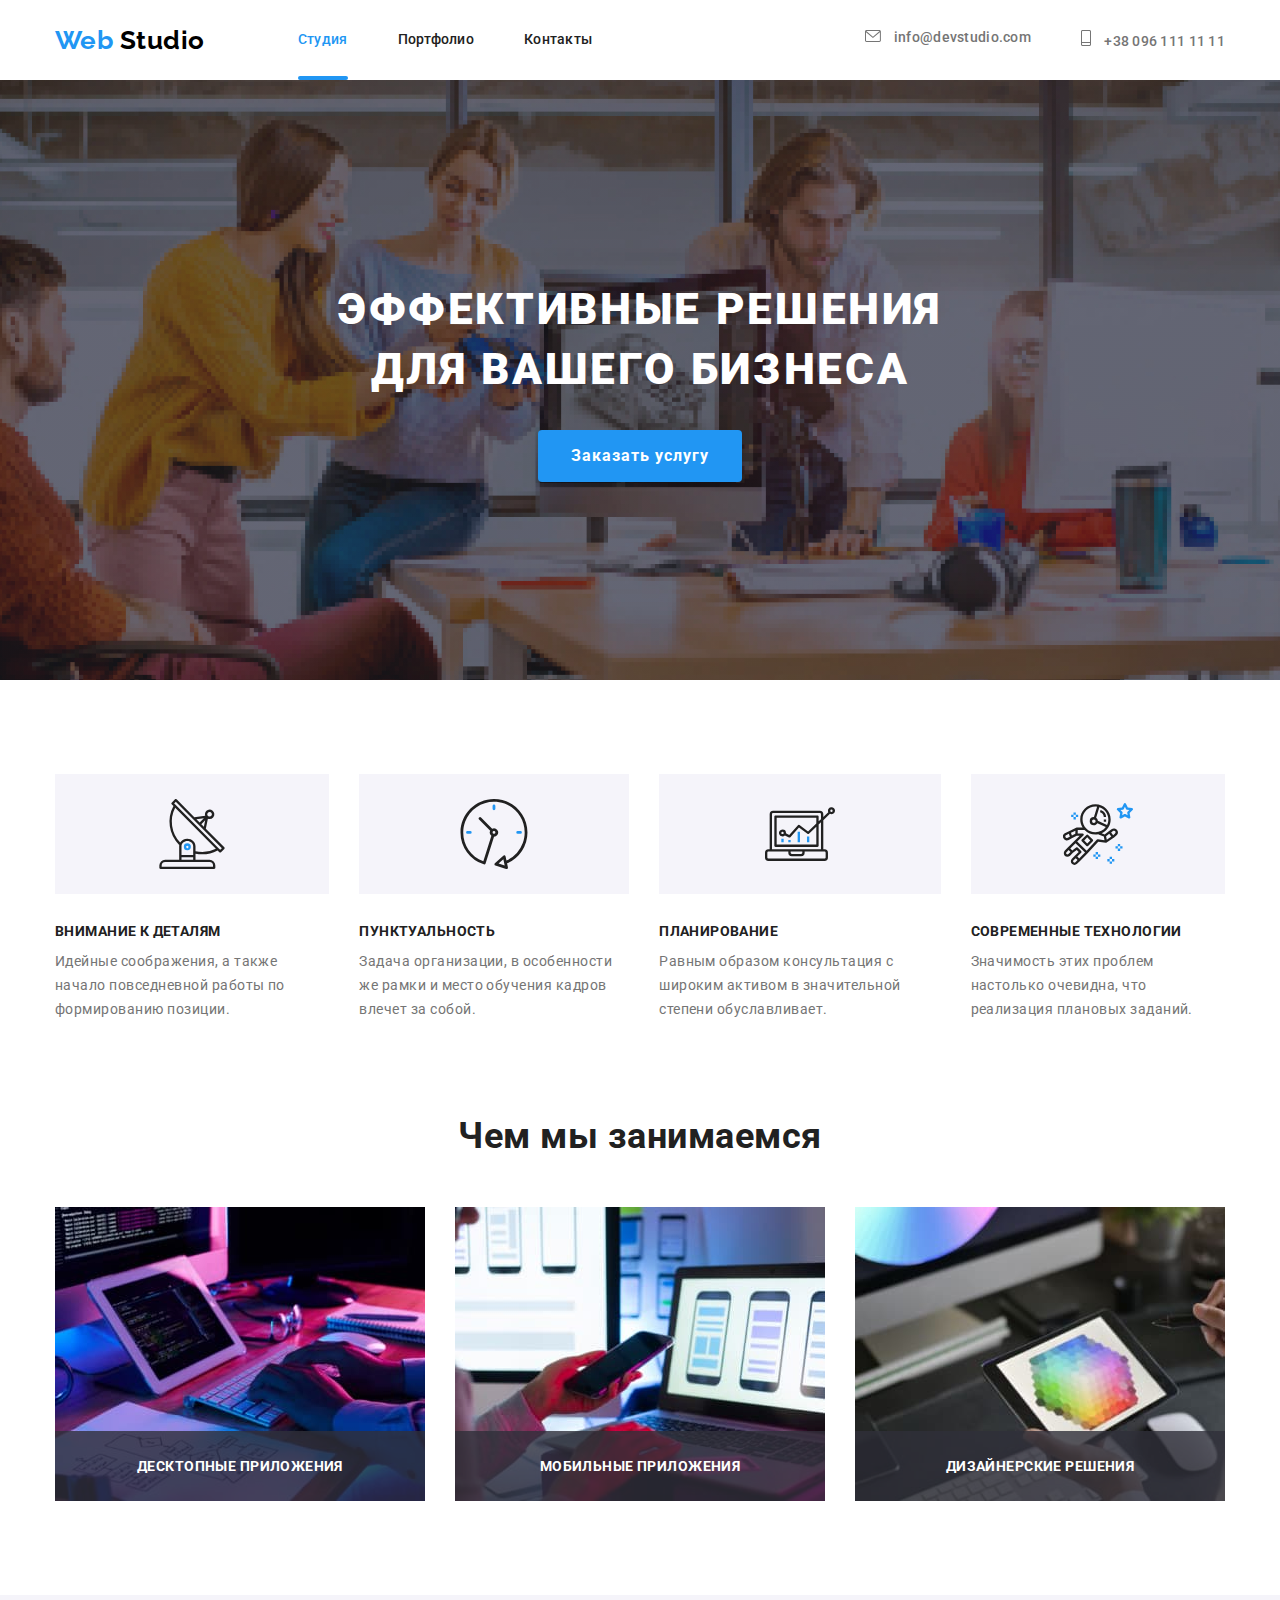
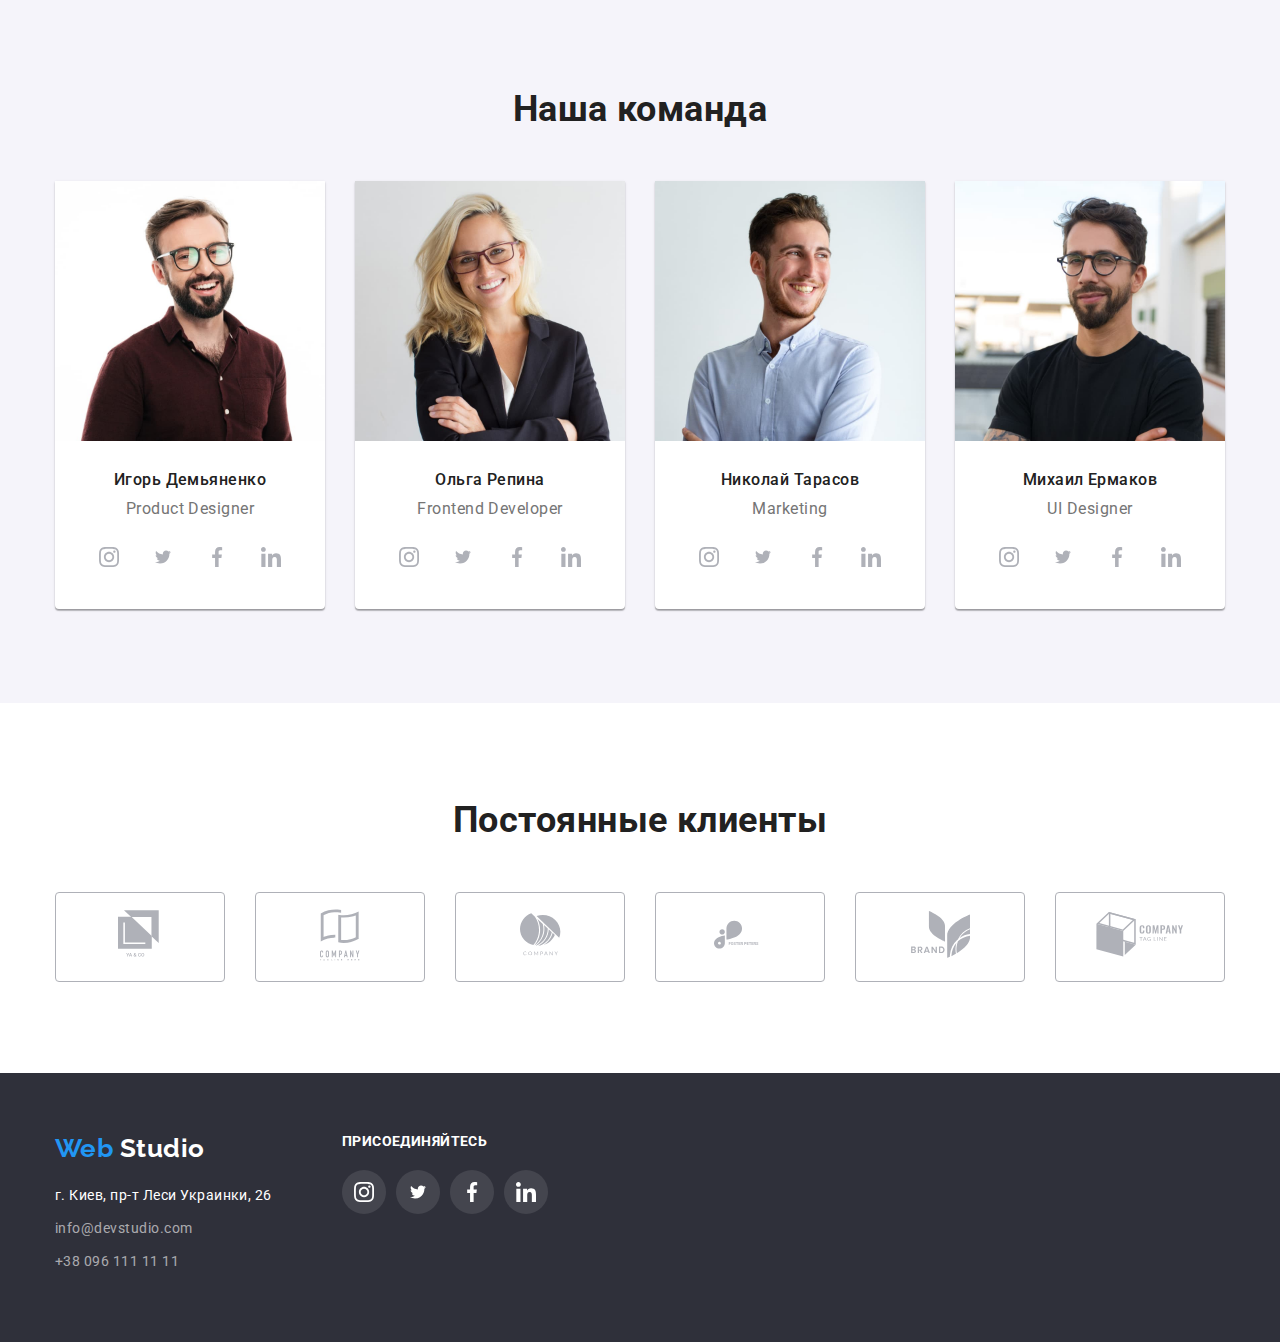
<file: index.html>
<!DOCTYPE html>
<html lang="ru">
  <head>
    <meta charset="UTF-8" />
    <meta name="viewport" content="width=device-width, initial-scale=1.0" />
    <title>Document</title>
    <link href="https://fonts.googleapis.com/css2?family=Raleway:wght@700&family=Roboto:wght@400;500;700;900&display=swap"
      rel="stylesheet">
    <link rel="stylesheet" href="https://cdnjs.cloudflare.com/ajax/libs/modern-normalize/1.0.0/modern-normalize.min.css" />
    <link rel="stylesheet" href="./CSS/styles.CSS">
  </head>
  <body class="page">
    <header class="header">
      <div class="header-container">
        <nav class="nav">
          <a href="./index.html "class="logo-header"> <span class="logo-top">Web</span> Studio</a>
          <ul class="site-nav">
            <li class="item"><a href="./index.html" class="nav-link current">Студия</a></li>
            <li class="item"><a href="./portfolio.html" class="nav-link">Портфолио</a></li>
            <li class="item"><a href="#contacts" class="nav-link">Контакты</a></li>
          </ul>
        </nav>
        <ul class="contact-link">
          <li class="item">            
            <a
             href="mailto:info@devstudio.com" class="link">
              <svg class="icon-header" width="16" height="12">
                <use href="./images/sprite.svg#icon-envelope">
                </use>
              </svg>
              info@devstudio.com
            </a>
          </li>
          <li class="item">
            <a href="tel:+380961111111" class="link">
            <svg class="icon-header" width="10" height="16">
              <use href="./images/sprite.svg#icon-Vector">
              </use>
            </svg>
              +38 096 111 11 11</a>
            </li>
        </ul>
      </div>
    </header>
    <main>
      <section class="hero">
        <div class="overlay">
          <h1 class="hero-title">Эффективные решения<br/>
           для вашего бизнеса
          </h1>
          <div>
          <button class="hero-button" data-modal-open>Заказать услугу</button>
        </div>
      </section>

      <section class="section-advantages">
        <div class="container">
          <ul class="feature-list">
            <li class="list icon-antenna">
              <h3 class="advantages">Внимание к деталям</h3>
              <p class="description">
                Идейные соображения, а также начало повседневной работы по
                формированию позиции.
              </p>
            </li>
            <li class="list icon-clock">
              <h3 class="advantages">Пунктуальность</h3>
              <p class="description">
                Задача организации, в особенности же рамки и место обучения кадров
                влечет за собой.
              </p>
            </li>
            <li class="list icon-diagram">
              <h3 class="advantages">Планирование</h3>
              <p class="description">
                Равным образом консультация с широким активом в значительной
                степени обуславливает.
              </p>
            </li>
            <li class="list icon-astronaut">
              <h3 class="advantages">Современные технологии</h3>
              <p class="description">
                Значимость этих проблем настолько очевидна, что реализация
                плановых заданий.
              </p>
            </li>
          </ul>
        </div>
      </section>
      <section class="what-we-do">
        <div class="container">
          <h2 class="our-work">Чем мы занимаемся</h2>
          <ul class="what-we-do-list">
            <li class="do-list">
              <h3 class="do-list-title">Десктопные приложения</h3>
              <img src="images/box1.jpg" alt="" width="370" height="294" />
            </li>
            <li class="do-list">
              <h3 class="do-list-title">Мобильные приложения</h3>
              <img src="images/box2.jpg" alt="" width="370" height="294" />
            </li>
            <li class="do-list">
              <h3 class="do-list-title">Дизайнерские решения</h3>
              <img src="images/box3.jpg" alt="" width="370" height="294" />
            </li>
          </ul>
        </div>
      </section>
      <section class="section">
        <div class="container">
          <h2 class="our-team">Наша команда</h2>
          <ul class="team-list">
            <li class="list-item">
              <img src="images/img1.jpg" alt="" width="270" />
              <h2 class="name">Игорь Демьяненко</h2>
              <p lang="en" class="occupation">Product Designer</p>
              <ul class="social-links">
                <li class="social-link"><a class="icon-link instagram" href="https://www.instagram.com/" target="_blank"
                    rel="noopener noreferrer Nofollow">
                    <svg class="social-icon instagram-icon">
                      <use href='./images/sprite.svg#icon-instagram' />
                    </svg></a></li>
                <li class="social-link"><a class="icon-link twitter" href="https://www.twitter.com/" target="_blank"
                    rel="noopener noreferrer Nofollow">
                    <svg class="social-icon twitter-icon">
                      <use href='./images/sprite.svg#icon-twitter' />
                    </svg>
                  </a></li>
                <li class="social-link"><a class="icon-link facebook" href="https://www.facebook.com/" target="_blank"
                    rel="noopener noreferrer Nofollow">
                    <svg class="social-icon facebook-icon">
                      <use href='./images/sprite.svg#icon-facebook' />
                    </svg>
                  </a></li>
                <li class="social-link"><a class="icon-link linkedin" href="https://www.linkedin.com/" target="_blank"
                    rel="noopener noreferrer Nofollow">
                    <svg class="social-icon linkedin-icon">
                      <use href='./images/sprite.svg#icon-linkedin' />
                    </svg>
                  </a></li>
              </ul>
              
            </li>
            <li class="list-item">
              <img src="images/img2.jpg" alt="" width="270" />
              <h2 class="name">Ольга Репина</h2>
              <p lang="en" class="occupation">Frontend Developer</p>
              <ul class="social-links">
                <li class="social-link"><a class="icon-link instagram" href="https://www.instagram.com/" target="_blank"
                    rel="noopener noreferrer Nofollow">
                    <svg class="social-icon instagram-icon">
                      <use href='./images/sprite.svg#icon-instagram' />
                    </svg></a></li>
                <li class="social-link"><a class="icon-link twitter" href="https://www.twitter.com/" target="_blank"
                    rel="noopener noreferrer Nofollow">
                    <svg class="social-icon twitter-icon">
                      <use href='./images/sprite.svg#icon-twitter' />
                    </svg>
                  </a></li>
                <li class="social-link"><a class="icon-link facebook" href="https://www.facebook.com/" target="_blank"
                    rel="noopener noreferrer Nofollow">
                    <svg class="social-icon facebook-icon">
                      <use href='./images/sprite.svg#icon-facebook' />
                    </svg>
                  </a></li>
                <li class="social-link"><a class="icon-link linkedin" href="https://www.linkedin.com/" target="_blank"
                    rel="noopener noreferrer Nofollow">
                    <svg class="social-icon linkedin-icon">
                      <use href='./images/sprite.svg#icon-linkedin' />
                    </svg>
                  </a></li>
              </ul>
            </li>
            <li class="list-item">
              <img src="images/img3.jpg" alt="" width="270" />
              <h2 class="name">Николай Тарасов</h2>
              <p lang="en" class="occupation" >Marketing</p>
              <ul class="social-links">
                <li class="social-link"><a class="icon-link instagram" href="https://www.instagram.com/" target="_blank"
                    rel="noopener noreferrer Nofollow">
                    <svg class="social-icon instagram-icon">
                      <use href='./images/sprite.svg#icon-instagram' />
                    </svg></a></li>
                <li class="social-link"><a class="icon-link twitter" href="https://www.twitter.com/" target="_blank"
                    rel="noopener noreferrer Nofollow">
                    <svg class="social-icon twitter-icon">
                      <use href='./images/sprite.svg#icon-twitter' />
                    </svg>
                  </a></li>
                <li class="social-link"><a class="icon-link facebook" href="https://www.facebook.com/" target="_blank"
                    rel="noopener noreferrer Nofollow">
                    <svg class="social-icon facebook-icon">
                      <use href='./images/sprite.svg#icon-facebook' />
                    </svg>
                  </a></li>
                <li class="social-link"><a class="icon-link linkedin" href="https://www.linkedin.com/" target="_blank"
                    rel="noopener noreferrer Nofollow">
                    <svg class="social-icon linkedin-icon">
                      <use href='./images/sprite.svg#icon-linkedin' />
                    </svg>
                  </a></li>
              </ul>
            </li>
            <li class="list-item">
              <img src="images/img4.jpg" alt="" width="270" />
              <h2 class="name">Михаил Ермаков</h2>
              <p lang="en" class="occupation">UI Designer</p>
              <ul class="social-links">
                <li class="social-link"><a class="icon-link instagram" href="https://www.instagram.com/" target="_blank"
                    rel="noopener noreferrer Nofollow">
                    <svg class="social-icon instagram-icon">
                      <use href='./images/sprite.svg#icon-instagram' />
                    </svg></a></li>
                <li class="social-link"><a class="icon-link twitter" href="https://www.twitter.com/" target="_blank"
                    rel="noopener noreferrer Nofollow">
                    <svg class="social-icon twitter-icon">
                      <use href='./images/sprite.svg#icon-twitter' />
                    </svg>
                  </a></li>
                <li class="social-link"><a class="icon-link facebook" href="https://www.facebook.com/" target="_blank"
                    rel="noopener noreferrer Nofollow">
                    <svg class="social-icon facebook-icon">
                      <use href='./images/sprite.svg#icon-facebook' />
                    </svg>
                  </a></li>
                <li class="social-link"><a class="icon-link linkedin" href="https://www.linkedin.com/" target="_blank"
                    rel="noopener noreferrer Nofollow">
                    <svg class="social-icon linkedin-icon">
                      <use href='./images/sprite.svg#icon-linkedin' />
                    </svg>
                  </a></li>
              </ul>
            </li>
          </ul>
        </div>
      </section>
      <section class="section-clients">
        <div class="container">
          <h2 class="clients">Постоянные клиенты</h2>
          <ul class="list-clients">
            <li class="svg-clients"><a href="" target="_blank" rel="noopener norefer"class="linc-clients"> 
              <svg width="45" height="50" class="icon-clients">
              <use href="./images/sprite.svg#icon-logo1"></use>
              </svg></a>
            </li>
            <li class="svg-clients"><a href="" target="_blank" rel="noopener norefer" class="linc-clients">
              <svg width="40"
                height="52" class="icon-clients">
                <use href="./images/sprite.svg#icon-logo2"></use>
              </svg></a>
            </li>
            <li class="svg-clients"><a href="" target="_blank" rel="noopener norefer" class="linc-clients"> 
              <svg width="41"
                height="43" class="icon-clients">
                <use href="./images/sprite.svg#icon-logo3"></use>
              </svg></a>
            </li>
            <li class="svg-clients"><a href="" target="_blank" rel="noopener norefer" class="linc-clients">
              <svg width="53"
                height="42" class="icon-clients">
                <use href="./images/sprite.svg#icon-logo4"></use>
              </svg></a>
            </li>
            <li class="svg-clients"><a href="" target="_blank" rel="noopener norefer" class="linc-clients"> 
              <svg width="59"
                height="47" class="icon-clients">
                <use href="./images/sprite.svg#icon-logo5"></use>
              </svg></a>
            </li>
            <li class="svg-clients"><a href="" target="_blank" rel="noopener norefer" class="linc-clients"> 
              <svg width="88"
                height="45" class="icon-clients">
                <use href="./images/sprite.svg#icon-logo6"></use>
              </svg></a>
            </li>

          </ul>
        </div>
      </section>
    </main>
    <footer class="footer">
      <div class="footer-container">
        <div class="contacts-container">
        <a href="./index.html" class="logo-footer"> <span class="logo-top">Web</span> Studio</a>
        <address id="contacts">
          <ul class="contacts">
            <li class="contacts-list">
              <a class="location"
                href="https://goo.gl/maps/aVtXi99z7HmTE2qQ6"
                target="_blank"
                rel="noopener noreferer"
                >г. Киев, пр-т Леси Украинки, 26
              </a>
            </li>
            <li class="contacts-list"><a href="mailto:info@devstudio.com"class="link">info@devstudio.com</a></li>
            <li class="contacts-list"><a href="tel:+380961111111"class="link">+38 096 111 11 11</a></li>
          </ul>
        </address>
        </div>
        <div class="income">
          <p class="income-title">присоединяйтесь</p>
          <ul class="social-links">
            <li class="foot social-link"><a class="icon-link instagram" href="https://www.instagram.com/" target="_blank"
                rel="noopener noreferrer Nofollow">
                <svg class="social-icon instagram-icon">
                  <use href='./images/sprite.svg#icon-instagram' />
                </svg></a></li>
            <li class="foot social-link"><a class="icon-link twitter" href="https://www.twitter.com/" target="_blank"
                rel="noopener noreferrer Nofollow">
                <svg class="social-icon twitter-icon">
                  <use href='./images/sprite.svg#icon-twitter' />
                </svg>
              </a></li>
            <li class="foot social-link icon-link"><a class="icon-link facebook" href="https://www.facebook.com/"
                target="_blank" rel="noopener noreferrer Nofollow">
                <svg class="social-icon facebook-icon">
                  <use href='./images/sprite.svg#icon-facebook' />
                </svg>
              </a></li>
            <li class="foot social-link"><a class="icon-link linkedin" href="https://www.linkedin.com/" target="_blank"
                rel="noopener noreferrer Nofollow">
                <svg class="social-icon linkedin-icon">
                  <use href='./images/sprite.svg#icon-linkedin' />
                </svg>
              </a></li>
          </ul>
        </div>
      </div>       
     
    </footer>
    <div class="backdrop is-hidden" data-modal>
      <div class="modal"><button class="button-close" data-modal-close></button></div>
      
    </div>
    <script src="./js/modal.js"></script>
  </body>
</html>
</file>
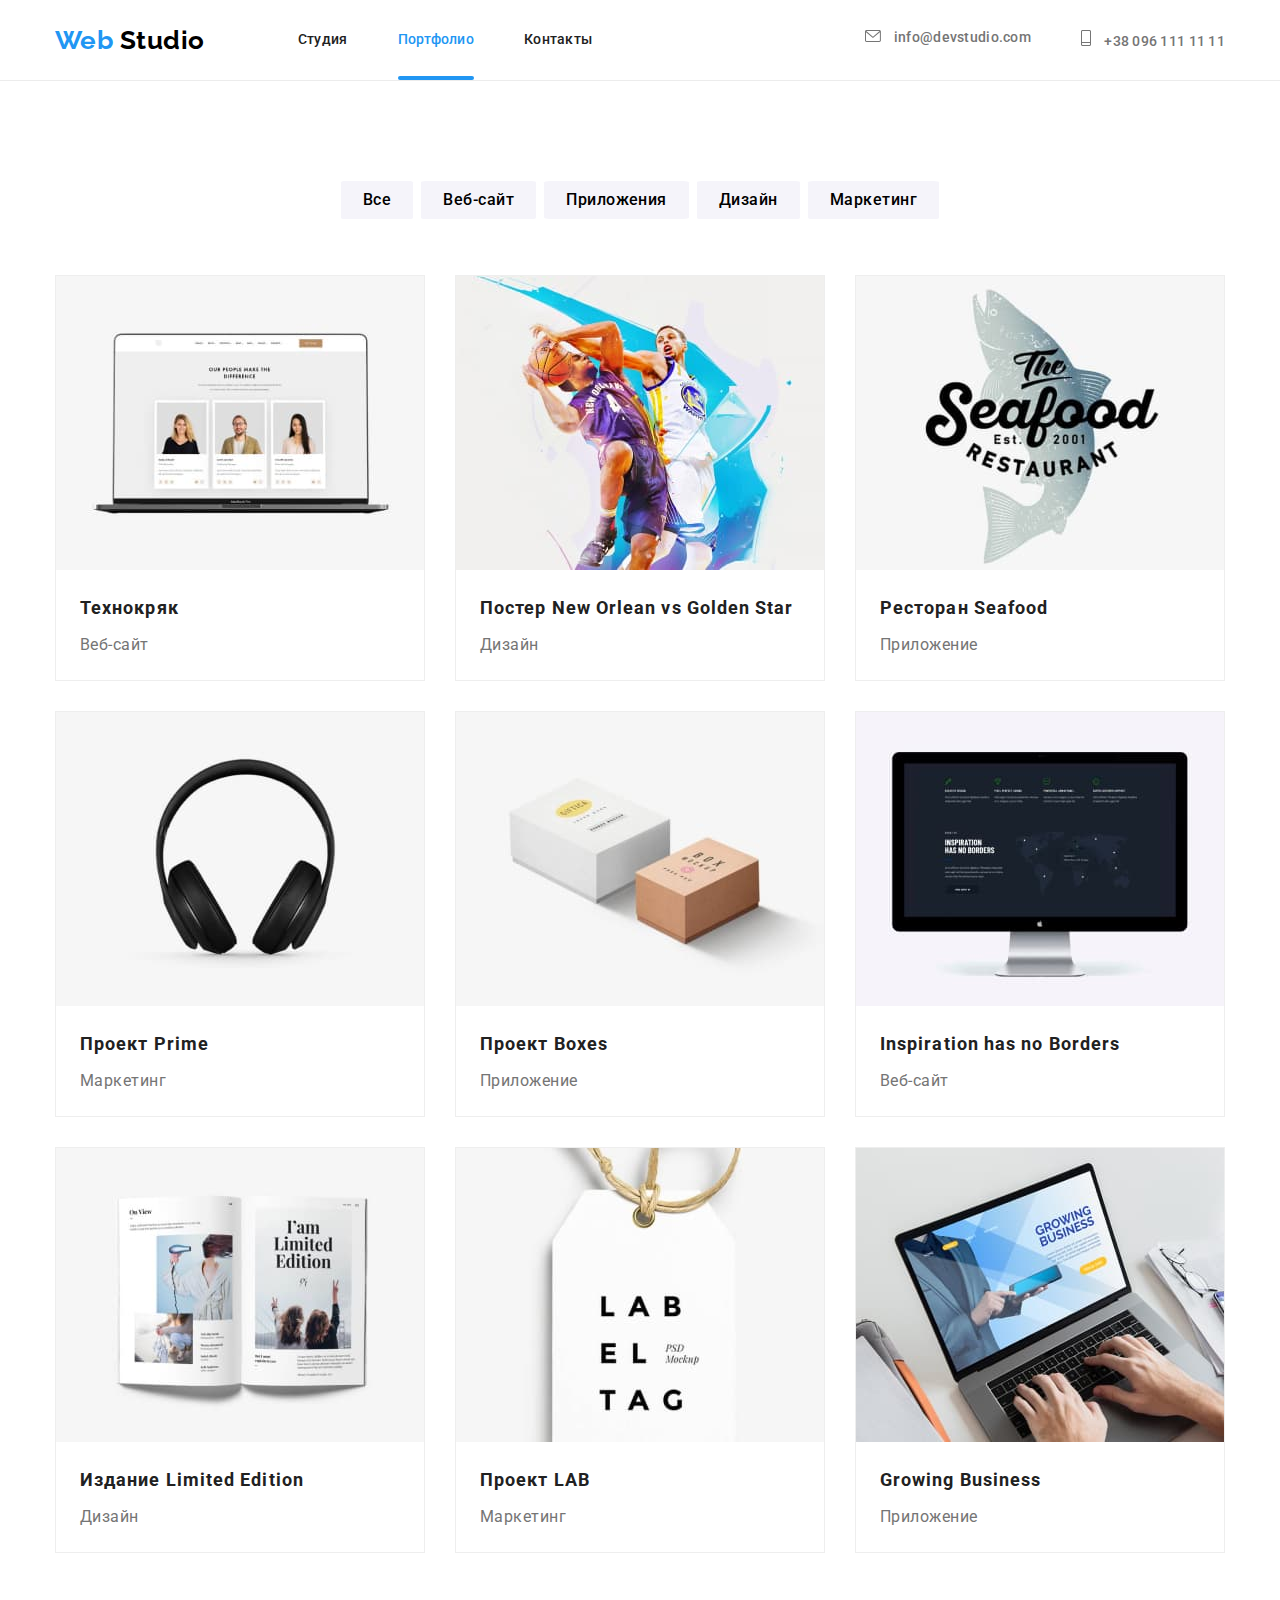
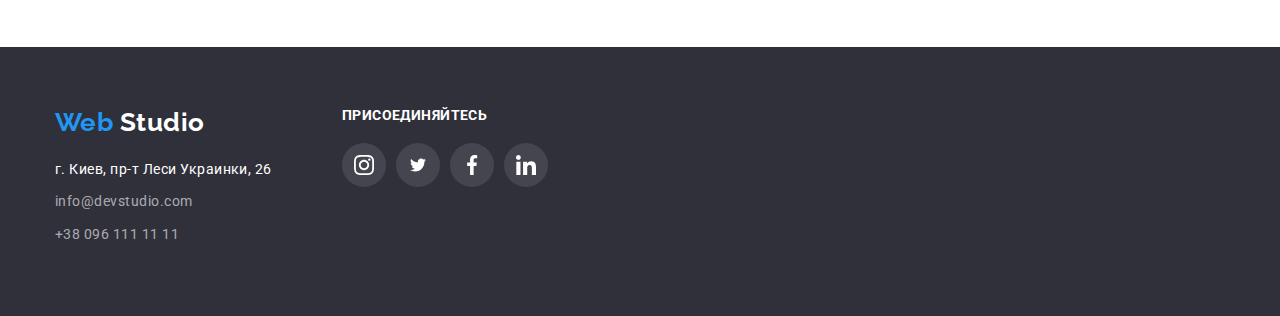
<file: portfolio.html>
<!DOCTYPE html>
<html lang="en">
<head>
    <meta charset="UTF-8">
    <meta name="viewport" content="width=device-width, initial-scale=1.0">
    <title>Document</title>
    <link href="https://fonts.googleapis.com/css2?family=Raleway:wght@700&family=Roboto:wght@400;500;700;900&display=swap"
        rel="stylesheet">
    <link rel="stylesheet" href="https://cdnjs.cloudflare.com/ajax/libs/modern-normalize/1.0.0/modern-normalize.min.css" />
    <link rel="stylesheet" href="./CSS/styles.CSS">
</head>
<body class="page">
    <header class="header">
        <div class="header-container">
            <nav class="nav">
                <a href="./index.html " class="logo-header"> <span class="logo-top">Web</span> Studio</a>
                <ul class="site-nav">
                    <li class="item"><a href="./index.html" class="nav-link ">Студия</a></li>
                    <li class="item"><a href="./portfolio.html" class="nav-link current">Портфолио</a></li>
                    <li class="item"><a href="#contacts" class="nav-link">Контакты</a></li>
                </ul>
            </nav>
            <ul class="contact-link">
                <li class="item">
                    <a href="mailto:info@devstudio.com" class="link">
                        <svg class="icon-header" width="16" height="12">
                            <use href="./images/sprite.svg#icon-envelope">
                            </use>
                        </svg>
                        info@devstudio.com
                    </a>
                </li>
                <li class="item">
                    <a href="tel:+380961111111" class="link">
                        <svg class="icon-header" width="10" height="16">
                            <use href="./images/sprite.svg#icon-Vector">
                            </use>
                        </svg>
                        +38 096 111 11 11</a>
                </li>
            </ul>
        </div>
    </header>
    <main>
        <section class="portfolio">
            <div class="container">
                <h1 class="portfolio-title">Наше портфолио</h1>
                <ul class="portfolio-nav-list">
                    <li class="list-btn">
                        <button class="portfolio-btn" type="button">Все</button>
                    </li>
                    <li class="list-btn">
                        <button class="portfolio-btn" type="button">Веб-сайт</button>
                    </li>
                    <li class="list-btn">
                        <button class="portfolio-btn" type="button">Приложения</button>
                    </li>
                    <li class="list-btn">
                        <button class="portfolio-btn" type="button">Дизайн</button>
                    </li>
                    <li class="list-btn">
                        <button class="portfolio-btn" type="button">Маркетинг</button>
                    </li>
                </ul>
            
                <ul class="work-examples">
                    <li class="item-work" >
                        <div class="examples-container">
                         <img src="images/project1.jpg" alt="" width="370" />
                         <p class="examples-text">Технокряк это современная площадка распространения коронавируса. Компании
                            используют эту платформу для цифрового
                            шпионажа и атак на защищённые сервера конкурентов.</p>
                        </div>
                        <div class="option-container">
                            <h3 class="option-name">Технокряк</h3>
                            <p class="option">Веб-сайт</p>
                        </div>
                    </li>
                
                    <li class="item-work" >
                        <div class="examples-container">
                        <img src="images/project2.jpg" alt="" width="370" />
                        <p class="examples-text">Технокряк это современная площадка распространения коронавируса. Компании
                            используют эту платформу для цифрового
                            шпионажа и атак на защищённые сервера конкурентов.</p>
                        </div>
                        <div class="option-container">
                            <h3 class="option-name">Постер New Orlean vs Golden Star</h3>
                            <p class="option">Дизайн</p>
                        </div>
                    </li>
                
                    <li class="item-work" >
                        <div class="examples-container">
                        <img src="images/project3.jpg" alt="" width="370" />
                        <p class="examples-text">Технокряк это современная площадка распространения коронавируса. Компании
                            используют эту платформу для цифрового
                            шпионажа и атак на защищённые сервера конкурентов.</p>
                        </div>
                        <div class="option-container">
                            <h3 class="option-name">Ресторан Seafood</h3>
                            <p class="option"> Приложение</p>
                        </div>
                    </li>
                
                    <li class="item-work" >
                        <div class="examples-container">
                        <img src="images/project4.jpg" alt="" width="370" />
                        <p class="examples-text">Технокряк это современная площадка распространения коронавируса. Компании
                            используют эту платформу для цифрового
                            шпионажа и атак на защищённые сервера конкурентов.</p>
                        </div>
                        <div class="option-container">
                            <h3 class="option-name">Проект Prime</h3>
                            <p class="option">Маркетинг</p>
                        </div>
                    </li>
                
                    <li class="item-work" >
                        <div class="examples-container">
                        <img src="images/project5.jpg" alt="" width="370" />
                        <p class="examples-text">Технокряк это современная площадка распространения коронавируса. Компании
                            используют эту платформу для цифрового
                            шпионажа и атак на защищённые сервера конкурентов.</p>
                            </div>
                        <div class="option-container">
                            <h3 class="option-name">Проект Boxes</h3>
                            <p class="option">Приложение</p>
                        </div>
                    </li>
                
                    <li class="item-work" >
                        <div class="examples-container">
                        <img src="images/project6.jpg" alt="" width="370" />
                        <p class="examples-text">Технокряк это современная площадка распространения коронавируса. Компании
                            используют эту платформу для цифрового
                            шпионажа и атак на защищённые сервера конкурентов.</p>
                            </div>
                        <div class="option-container">
                            <h3 class="option-name">Inspiration has no Borders</h3>
                            <p class="option">Веб-сайт</p>
                        </div>
                    </li>
                
                    <li class="item-work" >
                        <div class="examples-container">
                        <img src="images/project7.jpg" alt="" width="370" />
                        <p class="examples-text">Технокряк это современная площадка распространения коронавируса. Компании
                            используют эту платформу для цифрового
                            шпионажа и атак на защищённые сервера конкурентов.</p>
                            </div>
                        <div class="option-container">
                            <h3 class="option-name">Издание Limited Edition</h3>
                            <p class="option">Дизайн</p>
                        </div>
                    </li>
            
                    <li class="item-work" >
                        <div class="examples-container">
                        <img src="images/project8.jpg" alt="" width="370" />
                        <p class="examples-text">Технокряк это современная площадка распространения коронавируса. Компании
                            используют эту платформу для цифрового
                            шпионажа и атак на защищённые сервера конкурентов.</p>
                            </div>

                        <div class="option-container">
                            <h3 class="option-name">Проект LAB</h3>
                            <p class="option">Маркетинг</p>
                        </div>
                    </li>
            
                    <li class="item-work" >
                        <div class="examples-container">
                        <img src="images/project9.jpg" alt="" width="370" />
                        <p class="examples-text">Технокряк это современная площадка распространения коронавируса. Компании
                            используют эту платформу для цифрового
                            шпионажа и атак на защищённые сервера конкурентов.</p>
                            </div>
                        <div class="option-container">
                            <h3 class="option-name">Growing Business</h3>
                            <p class="option">Приложение</p>
                        </div>
                    </li>
                </ul>
            </div>

        </section>
    </main>
    <footer class="footer">
        <div class="footer-container">
            <div class="contacts-container">
                <a href="./index.html" class="logo-footer"> <span class="logo-top">Web</span> Studio</a>
                <address id="contacts">
                    <ul class="contacts">
                        <li class="contacts-list">
                            <a class="location" href="https://goo.gl/maps/aVtXi99z7HmTE2qQ6" target="_blank"
                                rel="noopener noreferer">г. Киев, пр-т Леси Украинки, 26
                            </a>
                        </li>
                        <li class="contacts-list"><a href="mailto:info@devstudio.com" class="link">info@devstudio.com</a>
                        </li>
                        <li class="contacts-list"><a href="tel:+380961111111" class="link">+38 096 111 11 11</a></li>
                    </ul>
                </address>
            </div>
            <div class="income">
                <p class="income-title">присоединяйтесь</p>
                <ul class="social-links">
                    <li class="foot social-link"><a class="icon-link instagram" href="https://www.instagram.com/"
                            target="_blank" rel="noopener noreferrer Nofollow">
                            <svg class="social-icon instagram-icon">
                                <use href='./images/sprite.svg#icon-instagram' />
                            </svg></a></li>
                    <li class="foot social-link"><a class="icon-link twitter" href="https://www.twitter.com/"
                            target="_blank" rel="noopener noreferrer Nofollow">
                            <svg class="social-icon twitter-icon">
                                <use href='./images/sprite.svg#icon-twitter' />
                            </svg>
                        </a></li>
                    <li class="foot social-link icon-link"><a class="icon-link facebook" href="https://www.facebook.com/"
                            target="_blank" rel="noopener noreferrer Nofollow">
                            <svg class="social-icon facebook-icon">
                                <use href='./images/sprite.svg#icon-facebook' />
                            </svg>
                        </a></li>
                    <li class="foot social-link"><a class="icon-link linkedin" href="https://www.linkedin.com/"
                            target="_blank" rel="noopener noreferrer Nofollow">
                            <svg class="social-icon linkedin-icon">
                                <use href='./images/sprite.svg#icon-linkedin' />
                            </svg>
                        </a></li>
                </ul>
            </div>
        </div>
    
    </footer>
    
</body>
</html>
</file>
<file: CSS/styles.CSS>
/* цвет основного текста #212121*/
/* вторичный цвет #757575 */
/*белый #FFFFFF*/
/*акцент #2196F3; #000000; rgba(255, 255, 255, 0.6);*/
/* основной цвет фона #e5e5e5*/
/* вторичный цвет фона #2F303A; #F5F4FA; #FFFFFF */
/* body */
:root {
  --primary-text-color: #212121;
  --title-text-color: #757575;
  --accent-text-first: #2196f3;
  --accent-text-second: #000000;
  --accent-text-third: rgba(255, 255, 255, 0.6);
  --primari-background-color: #e5e5e5;
  --title-background-color: #2f303a;
  --accent-background-color: #f5f4fa;
  --wite: #ffffff;
  --icon-color: #afb1b8;
}
html {
  box-sizing: border-box;
}

*,
*::before,
*::after {
  box-sizing: inherit;
}
h1,
h2,
h3,
h4,
h5,
h6 {
  color: var(--primary-text-color);
  font-weight: 700;
  margin-top: 0;
  margin-bottom: 0;
}

a {
  text-decoration: none;
}
ul {
  list-style: none;
  padding: 0;
  padding-inline-start: 0px;
  margin-top: 0px;
  margin-bottom: 0px;
}

li {
  padding-inline-start: 0px;
  list-style-type: none;
}

p {
  margin-top: 0;
  margin-bottom: 0;
}
img {
  display: block;
}

/* body */

.page {
  background-color: var(--wite);
  color: var(--primary-text-color);
  font-family: Roboto, sans-serif;
  letter-spacing: 0.03em;
}

/* header */

.header {
  background-color: var(--wite);
}
.header-container,
.container,
.footer-container {
  margin-left: auto;
  margin-right: auto;
  width: 1200px;
  padding-left: 15px;
  padding-right: 15px;
}
.header-container {
  display: flex;
  align-items: center;
}

.nav {
  display: flex;
  align-items: center;
}
/* logo header */

.logo-header {
  display: inline-block;
  color: var(--accent-text-second);
  font-family: Raleway, sans-serif;
  font-weight: 700;
  font-size: 26px;
  line-height: 1.19;
  text-decoration: none;
}
.logo-top {
  color: var(--accent-text-first);
}
.site-nav,
.contact-link {
  font-family: Roboto;
  font-weight: 500;
  font-size: 14px;
  line-height: 1.14;
  letter-spacing: 0.02em;
}

.site-nav {
  display: flex;
  margin-left: 93px;
}

.site-nav .item + .item {
  margin-left: 50px;
}
.nav-link:hover,
.nav-link:focus {
  color: var(--accent-text-first);
}

.nav-link {
  color: var(--primary-text-color);
  padding-top: 32px;
  padding-bottom: 32px;
  display: block;

  transition-duration: 250ms;
  transition-timing-function: cubic-bezier(0.4, 0, 0.2, 1);
}

.nav-link.current {
  color: var(--accent-text-first);
}
.nav-link.current {
  color: var(--accent-text-first);
  position: relative;
}

.nav-link.current::after {
  content: "";
  display: block;
  height: 4px;
  background-color: var(--accent-text-first);
  border-radius: 2px;
  position: absolute;
  margin: 0;
  bottom: 0;
  left: 0;
  width: 100%;
}

.contact-link {
  display: flex;
  margin-left: auto;
}
.contact-link .item + .item {
  margin-left: 50px;
}
.contact-link .link {
  color: var(--title-text-color);
  text-decoration: none;

  transition-duration: 250ms;
  transition-timing-function: cubic-bezier(0.4, 0, 0.2, 1);
}
.link:hover,
.link:focus {
  color: var(--accent-text-first);
}
.icon-header {
  margin-right: 10px;
  fill: var(--title-text-color);

  transition-duration: 250ms;
  transition-timing-function: cubic-bezier(0.4, 0, 0.2, 1);
}
.link:hover .icon-header,
.link:focus.icon-header {
  fill: var(--accent-text-first);
}

/* hero */
.overlay {
  height: 600px;
  max-width: 1600px;
  margin-left: auto;
  margin-right: auto;
  background-image: linear-gradient(
      to right,
      rgba(47, 48, 58, 0.4),
      rgba(47, 48, 58, 0.4)
    ),
    url(../images/Img\ hero.jpg);
  background-size: cover;
  background-repeat: no-repeat;
  background-position: center;
}
.hero,
.footer {
  background-color: var(--title-background-color);
}
.hero {
  margin-top: 0px;
  text-align: center;
}
.hero-title,
.hero-button {
  color: var(--wite);
  text-align: center;
}
.hero-title {
  font-family: Roboto;
  font-weight: 900;
  font-size: 44px;
  line-height: 1.36;
  letter-spacing: 0.06em;
  text-transform: uppercase;
  margin-bottom: 30px;
  padding-top: 200px;
}
.hero-button {
  display: inline-block;
  background-color: var(--accent-text-first);
  font-family: Roboto;
  font-weight: 700;
  font-size: 16px;
  line-height: 1.87;
  letter-spacing: 0.06em;
  min-width: 200px;
  padding: 10px 32px;
  margin-bottom: 200px;
  border: 1px solid transparent;
  box-shadow: 0px 4px 4px rgba(0, 0, 0, 0.15);
  border-radius: 4px;
}

/* section */

/* section advantages */
.section-advantages {
  padding-top: 94px;
  padding-bottom: 94px;
}
p {
  color: var(--title-text-color);
}
.feature-list {
  display: flex;
}
.list {
  margin-right: 30px;
}
.list::before {
  content: "";
  display: block;
  height: 120px;
  background-repeat: no-repeat;
  background-position: center;
  background-color: var(--accent-background-color);
  margin-bottom: 30px;
}
.icon-antenna::before {
  background-image: url(../images/antenna\ 1.svg);
}
.icon-clock::before {
  background-image: url(../images/clock\ 1.svg);
}
.icon-diagram::before {
  background-image: url(../images/diagram\ 1.svg);
}
.icon-astronaut::before {
  background-image: url(../images/astronaut\ 1.svg);
}

.list:last-child {
  margin-right: 0px;
}
.advantages {
  font-family: Roboto;
  font-weight: 700;
  font-size: 14px;
  line-height: 1.14;
  letter-spacing: 0.03em;
  text-transform: uppercase;
  margin-top: 0;
  margin-bottom: 10px;
}
.description {
  font-family: Roboto;
  font-weight: 400;
  font-size: 14px;
  line-height: 1.71;
  margin-top: 0;
  margin-bottom: 0;
}
/* section what-we-do */
.what-we-do {
  padding-bottom: 94px;
}
.what-we-do-list {
  display: flex;
}
.do-list {
  margin-right: 30px;
  position: relative;
}

.do-list:last-child {
  margin-right: 0px;
}
.do-list-title {
  font-weight: 700;
  font-size: 14px;
  line-height: 1.2em;
  text-align: center;
  letter-spacing: 0.03em;
  text-transform: uppercase;
  color: var(--wite);
  position: absolute;
  left: 0;
  bottom: 0;
  width: 100%;
  padding-top: 27px;
  padding-bottom: 27px;
  background-color: rgba(47, 48, 58, 0.8);
}
/* our-team */
.section {
  background-color: var(--accent-background-color);
  padding-top: 94px;
  padding-bottom: 94px;
}
.our-work,
.our-team,
.clients {
  font-family: Roboto;
  font-weight: 700;
  font-size: 36px;
  line-height: 1.16;
  text-align: center;
  margin-bottom: 50px;
}

.team-list {
  display: flex;
}
.list-item {
  margin-right: 30px;
  text-align: center;
  background-color: var(--wite);
  box-shadow: 0px 1px 3px rgba(0, 0, 0, 0.12), 0px 1px 1px rgba(0, 0, 0, 0.14),
    0px 2px 1px rgba(0, 0, 0, 0.2);
  border-radius: 0px 0px 4px 4px;
}
.team-list:last-child {
  margin-right: 0px;
}
.name {
  font-family: Roboto;
  font-weight: 500;
  font-size: 16px;
  line-height: 1.18;
  padding-top: 30px;
  margin-bottom: 10px;
}
.occupation {
  font-family: Roboto;
  font-weight: 400;
  font-size: 16px;
  line-height: 1.18;
  margin-bottom: 16px;
}
.social-links {
  display: inline-flex;
  margin-bottom: 30px;
  /* border-radius: 50%; */
}

.icon-link {
  width: 44px;
  height: 44px;
  display: flex;
  align-items: center;
  justify-content: center;
}
.social-link {
  border-radius: 50%;
  transition-duration: 250ms;
  transition-timing-function: cubic-bezier(0.4, 0, 0.2, 1);
}

.social-link:hover {
  background-color: var(--accent-text-first);
  border-radius: 50%;
}

.social-links .social-link + .social-link {
  margin-left: 10px;
}

.social-icon {
  fill: var(--icon-color);

  transition-duration: 250ms;
  transition-timing-function: cubic-bezier(0.4, 0, 0.2, 1);
}
.social-link:hover .social-icon {
  fill: var(--wite);
}
.instagram-icon {
  width: 20px;
  height: 20px;
}

.twitter-icon {
  width: 20px;
  height: 16px;
}
.facebook-icon {
  width: 20px;
  height: 40px;
}
.linkedin-icon {
  width: 20px;
  height: 20px;
}

/* clients */
.section-clients {
  background-color: #fff;
  padding-top: 97px;
  padding-bottom: 91px;
}
.list-clients {
  display: flex;
}
.svg-clients {
  display: flex;
  align-items: center;
  justify-content: center;
  width: 170px;
  height: 90px;
  /* margin-bottom: 91px; */
  margin-right: 30px;
  border: 1px solid var(--icon-color);
  border-radius: 4px;
  box-sizing: border-box;
  list-style: none;
  list-style-type: none;

  transition-duration: 250ms;
  transition-timing-function: cubic-bezier(0.4, 0, 0.2, 1);
}
.svg-clients:last-child {
  margin-right: 0px;
}
.icon-clients {
  fill: var(--icon-color);
  background-position: center;

  transition-duration: 250ms;
  transition-timing-function: cubic-bezier(0.4, 0, 0.2, 1);
}
.svg-clients:hover,
.svg-clients:focus {
  border-color: var(--accent-text-first);
}
.svg-clients:hover .icon-clients,
.svg-clients:focus .icon-clients {
  fill: var(--accent-text-first);
}

/* footer */
.footer {
  padding-top: 60px;
  padding-bottom: 60px;
}
.footer-container {
  display: flex;
}

.logo-footer,
.location {
  color: var(--wite);
  text-decoration: none;
}
.logo-footer {
  font-family: Raleway;
  font-weight: 700;
  font-size: 26px;
  line-height: 1.19;
  display: block;
  margin-bottom: 20px;
}
.contacts-list {
  margin-bottom: 9px;
}
.contacts:last-child {
  margin-bottom: 0px;
}
.contacts {
  font-family: Roboto;
  font-style: normal;
  font-weight: 400;
  font-size: 14px;
  line-height: 1.71;
}
.link {
  color: var(--accent-text-third);
  text-decoration: none;

  transition-duration: 250ms;
  transition-timing-function: cubic-bezier(0.4, 0, 0.2, 1);
}
.income {
  flex-flow: column;
  display: inline-block;
}
.income-title {
  color: var(--wite);
  font-weight: bold;
  font-size: 14px;
  line-height: 1.2;
  letter-spacing: 0.03em;
  text-transform: uppercase;
  margin-left: 70px;
  margin-bottom: 20px;
}
.income .social-links {
  margin-left: 70px;
}
.footer-social-links .social-link {
  background-color: rgba(255, 255, 255, 0.1);
  border-radius: 50%;
}
.footer-social-links .social-link + .social-link {
  margin-left: 10px;
}

.foot .icon-link {
  background-color: rgba(255, 255, 255, 0.1);
  border-radius: 50%;
}
.foot .social-icon {
  fill: var(--wite);
}
/*backdrop/modal*/
.backdrop {
  position: fixed;
  top: 0;
  left: 0;
  width: 100%;
  height: 100%;
  background-color: rgba(0, 0, 0, 0.2);
}
.modal {
  min-width: 528px;
  min-height: 581px;
  background-color: var(--wite);
  position: absolute;
  top: 50%;
  left: 50%;
  transform: translate(-50%, -50%);
}
.button-close {
  display: flex;
  position: absolute;
  top: 8px;
  right: 8px;
  width: 30px;
  height: 30px;
  background-color: #ffffff;
  border: 1px solid rgba(0, 0, 0, 0.1);
  background-image: url(../images/Vector.svg);
  background-repeat: no-repeat;
  background-position: center;
  border-radius: 50%;
  cursor: pointer;
  padding: 0;
  align-items: center;
  justify-content: center;
}
.backdrop.is-hidden {
  opacity: 0;
  pointer-events: none;
}

/* Портфолио */

.portfolio {
  padding-top: 100px;
  border-top: 1px solid #ececec;
}
.portfolio-title {
  display: none;
}
.portfolio-nav-list {
  display: flex;
  margin-bottom: 56px;
  justify-content: center;
}

button,
button:active,
button:focus {
  outline: none;
  border: none;
}

.portfolio-nav-list button:hover,
.portfolio-nav-list button:focus {
  background-color: var(--accent-text-first);
  color: var(--wite);
  box-shadow: 0px 3px 1px rgba(0, 0, 0, 0.1), 0px 1px 2px rgba(0, 0, 0, 0.08),
    0px 2px 2px rgba(0, 0, 0, 0.12);
  border-radius: 4px;
}
.portfolio-nav-list .list-btn + .list-btn {
  margin-left: 8px;
}

.portfolio-btn {
  font-family: Roboto, sans-serif;
  font-weight: 500;
  font-size: 16px;
  line-height: 1.62em;
  text-align: center;
  letter-spacing: 0.03em;
  background-color: var(--accent-background-color);
  padding: 6px 22px;
  border-radius: 4%;

  transition-duration: 250ms;
  transition-timing-function: cubic-bezier(0.4, 0, 0.2, 1);
}
/* work-examples */
.work-examples {
  display: flex;
  flex-wrap: wrap;
}
.work-examples .item-work:hover {
  box-sizing: border-box;
  box-shadow: 0px 1px 1px rgba(0, 0, 0, 0.12), 0px 4px 4px rgba(0, 0, 0, 0.06),
    1px 4px 6px rgba(0, 0, 0, 0.16);
}

.item-work {
  width: 370px;
  margin-right: 30px;
  margin-bottom: 30px;
  background-color: var(--wite);
  border: 1px solid #eeeeee;
  box-sizing: border-box;

  transition-duration: 250ms;
  transition-timing-function: cubic-bezier(0.4, 0, 0.2, 1);
}

.item-work:nth-child(3n) {
  margin-right: 0px;
}
.item-work:nth-last-child(-n + 3) {
  margin-bottom: 94px;
}
.option-container {
  padding-top: 20px;
  padding-left: 24px;
  padding-bottom: 20px;
}

.option-name {
  font-family: Roboto;
  font-weight: 700;
  font-size: 18px;
  line-height: 2;
  letter-spacing: 0.06em;
  margin-bottom: 4px;
}
.option {
  font-family: Roboto;
  font-weight: 400;
  font-size: 16px;
  line-height: 1.87;

  color: var(--title-text-color);
}
.examples-container {
  position: relative;
  overflow: hidden;
}

.examples-text {
  position: absolute;
  top: 0;
  left: 0;
  width: 100%;
  height: 100%;
  padding-top: 63px;
  padding-right: 23px;
  padding-left: 23px;

  font-family: Roboto;
  font-size: 18px;
  line-height: 1.56em;
  letter-spacing: 0.03em;
  color: var(--wite);
  background-color: var(--accent-text-first);
  opacity: 0;
  transform: translateY(100%);
  transition: cubic-bezier(0.4, 0, 0.2, 1);
  transition-duration: 250ms;
}

.work-examples .item-work:hover .examples-text {
  opacity: 1;
  transform: translatey(0);
}
</file>
